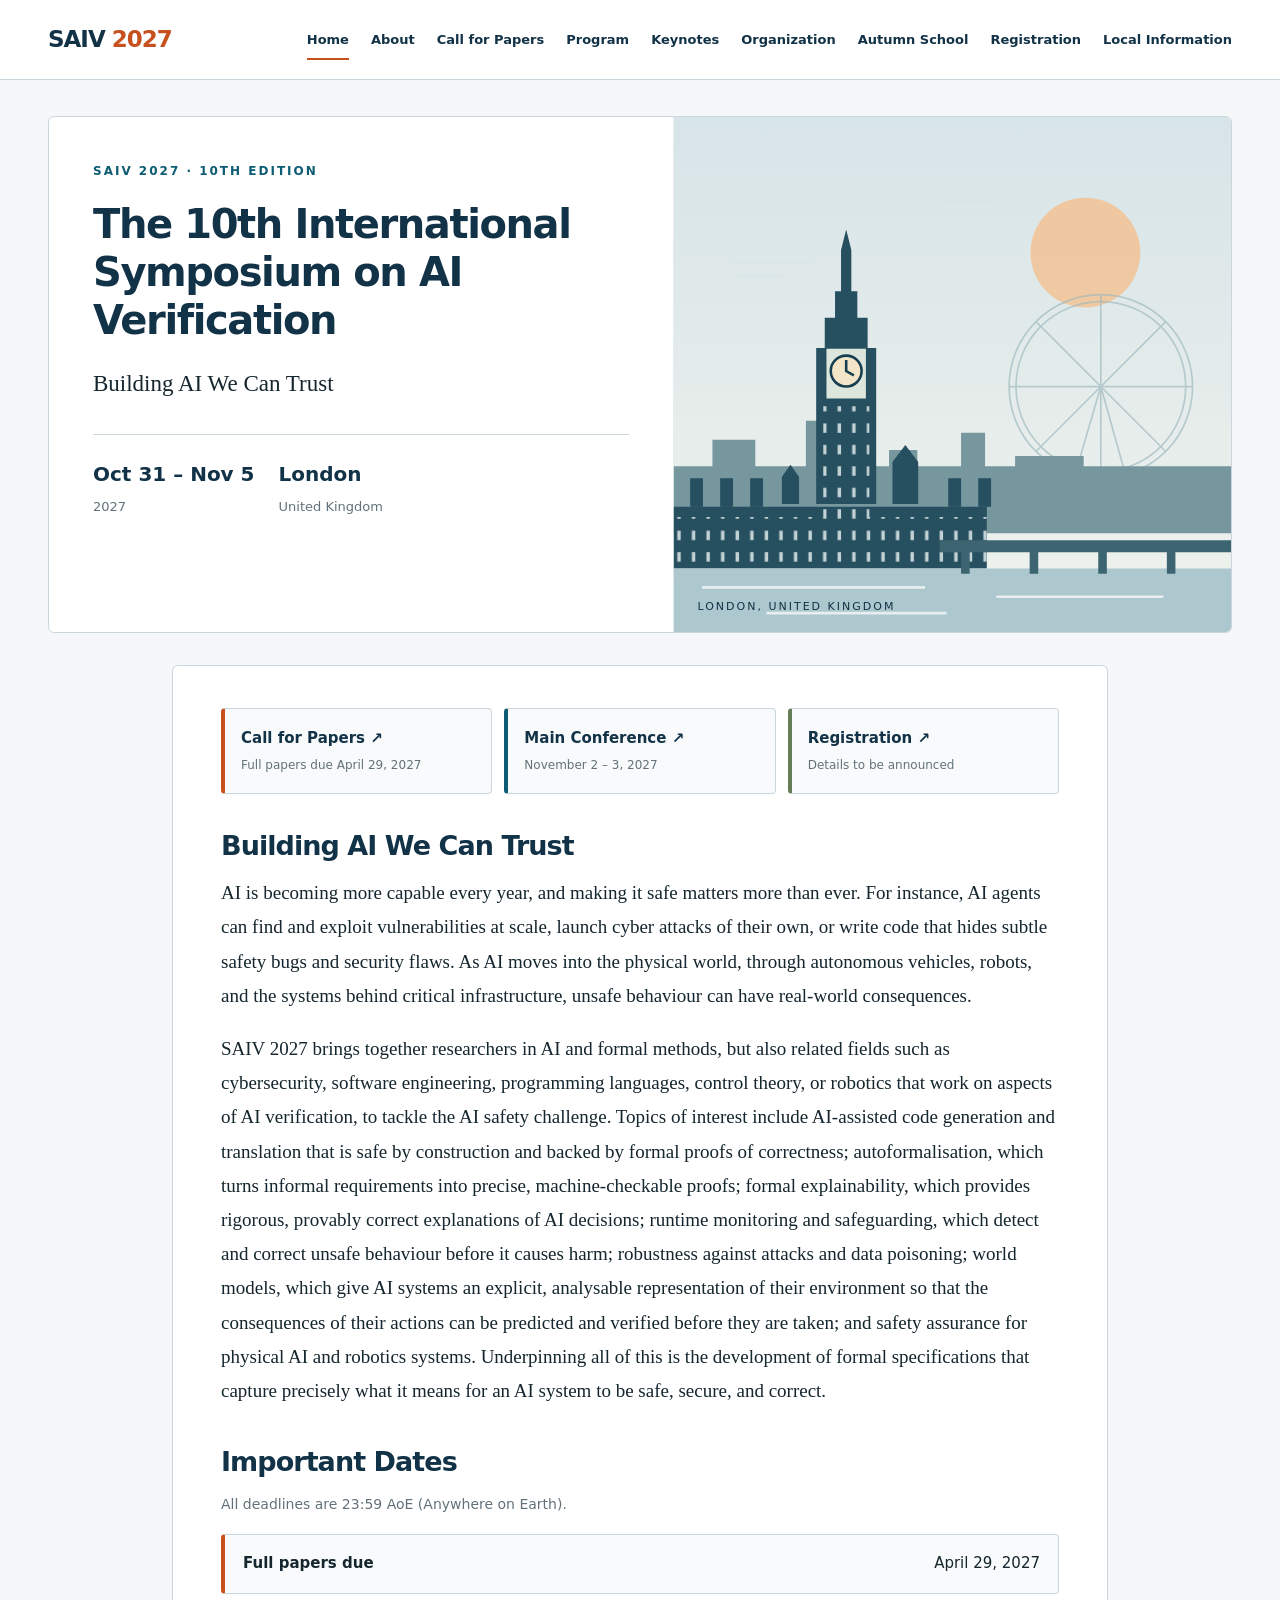
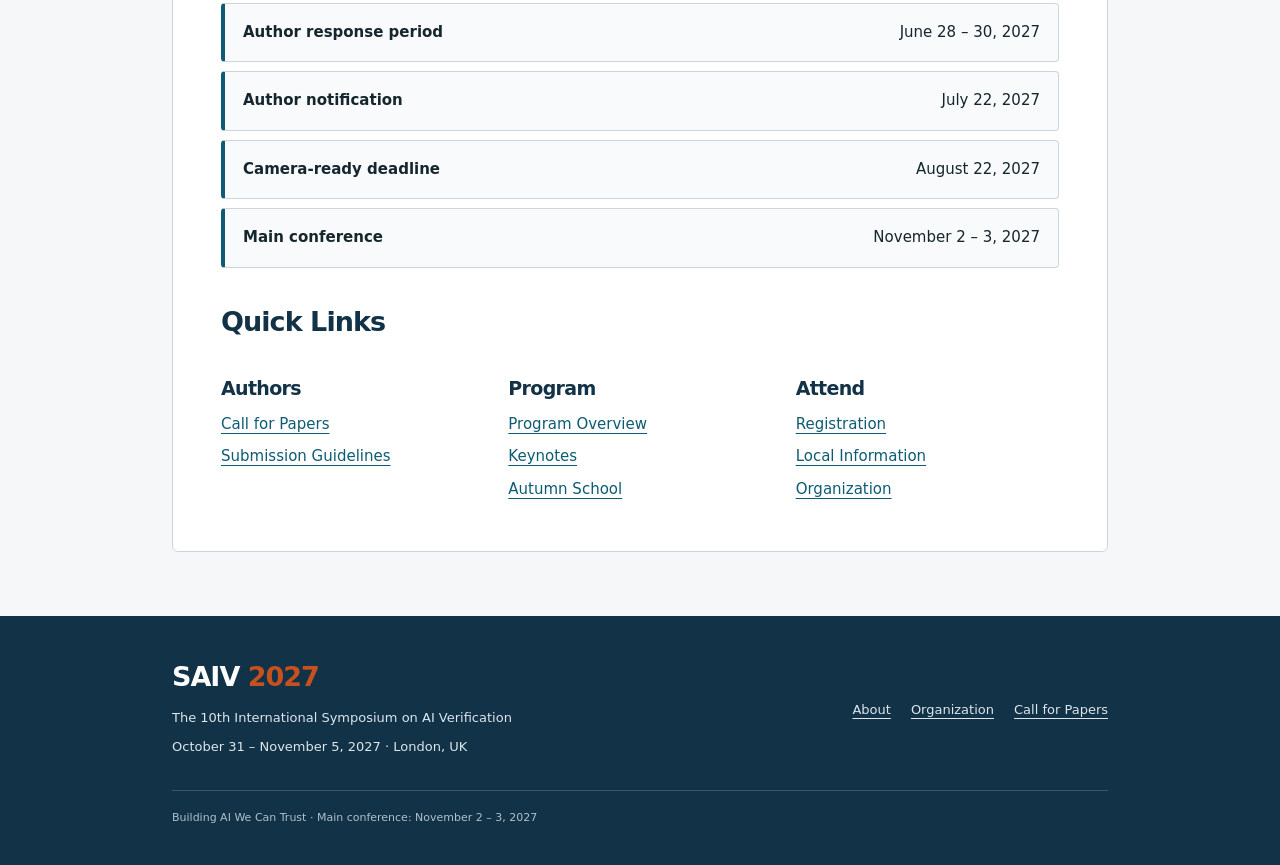
<file: index.html>
<!doctype html><html lang="en"><head><meta charset="utf-8"><meta name="viewport" content="width=device-width,initial-scale=1"><title>SAIV 2027 — AI Verification</title><meta name="description" content="The 10th International Symposium on AI Verification. London, UK, October 31 – November 5, 2027. Building AI We Can Trust."><meta name="theme-color" content="#123247"><link rel="icon" href="assets/favicon.svg" type="image/svg+xml"><link rel="stylesheet" href="assets/style.css"><script defer src="assets/site.js"></script><noscript><style>@media(max-width:700px){.nav-wrap nav{display:block}.menu-button{display:none}}</style></noscript></head><body><a class="skip" href="#main-content">Skip to main content</a><div class="topbar"><div class="nav-wrap"><a class="brand" href="index.html">SAIV <span>2027</span></a><button class="menu-button" aria-controls="navigation" aria-expanded="false" type="button">Menu</button><nav id="navigation" aria-label="Primary navigation"><ul><li><a href="index.html" aria-current="page">Home</a></li><li><a href="about.html">About</a></li><li><a href="cfp.html">Call for Papers</a></li><li><a href="program.html">Program</a></li><li><a href="keynotes.html">Keynotes</a></li><li><a href="organization.html">Organization</a></li><li><a href="autumn-school.html">Autumn School</a></li><li><a href="registration.html">Registration</a></li><li><a href="local-information.html">Local Information</a></li></ul></nav></div></div><header class="hero"><div class="hero-copy"><p class="eyebrow">SAIV 2027 · 10th edition</p><h1>The 10th International Symposium on AI Verification</h1><p class="tagline">Building AI We Can Trust</p><div class="dateline"><a href="program.html"><strong>Oct 31 – Nov 5</strong><small>2027</small></a><a href="local-information.html"><strong>London</strong><small>United Kingdom</small></a></div></div><div class="hero-art"><img src="assets/london.svg" width="650" height="600" alt="Illustration of London's Elizabeth Tower, River Thames, and London Eye"><span class="art-caption">London, United Kingdom</span></div></header><main id="main-content"><article class="content"><div class="actions"><a class="action" href="cfp.html"><strong>Call for Papers ↗</strong><span>Full papers due April 29, 2027</span></a><a class="action" href="program.html"><strong>Main Conference ↗</strong><span>November 2 – 3, 2027</span></a><a class="action" href="registration.html"><strong>Registration ↗</strong><span>Details to be announced</span></a></div><section><h2 style="margin-top:0">Building AI We Can Trust</h2><div class="prose"><p>AI is becoming more capable every year, and making it safe matters more than ever. For instance, AI agents can find and exploit vulnerabilities at scale, launch cyber attacks of their own, or write code that hides subtle safety bugs and security flaws. As AI moves into the physical world, through autonomous vehicles, robots, and the systems behind critical infrastructure, unsafe behaviour can have real-world consequences.</p><p>SAIV 2027 brings together researchers in AI and formal methods, but also related fields such as cybersecurity, software engineering, programming languages, control theory, or robotics that work on aspects of AI verification, to tackle the AI safety challenge. Topics of interest include AI-assisted code generation and translation that is safe by construction and backed by formal proofs of correctness; autoformalisation, which turns informal requirements into precise, machine-checkable proofs; formal explainability, which provides rigorous, provably correct explanations of AI decisions; runtime monitoring and safeguarding, which detect and correct unsafe behaviour before it causes harm; robustness against attacks and data poisoning; world models, which give AI systems an explicit, analysable representation of their environment so that the consequences of their actions can be predicted and verified before they are taken; and safety assurance for physical AI and robotics systems. Underpinning all of this is the development of formal specifications that capture precisely what it means for an AI system to be safe, secure, and correct.</p></div></section><section id="important-dates"><h2>Important Dates</h2><p class="note">All deadlines are 23:59 AoE (Anywhere on Earth).</p><dl class="dates"><div class="date-row"><dt>Full papers due</dt><dd>April 29, 2027</dd></div><div class="date-row"><dt>Author response period</dt><dd>June 28 – 30, 2027</dd></div><div class="date-row"><dt>Author notification</dt><dd>July 22, 2027</dd></div><div class="date-row"><dt>Camera-ready deadline</dt><dd>August 22, 2027</dd></div><div class="date-row"><dt>Main conference</dt><dd>November 2 – 3, 2027</dd></div></dl></section><section><h2>Quick Links</h2><div class="quick"><div><h3>Authors</h3><a href="cfp.html">Call for Papers</a><a href="cfp.html#submission-guidelines">Submission Guidelines</a></div><div><h3>Program</h3><a href="program.html">Program Overview</a><a href="keynotes.html">Keynotes</a><a href="autumn-school.html">Autumn School</a></div><div><h3>Attend</h3><a href="registration.html">Registration</a><a href="local-information.html">Local Information</a><a href="organization.html">Organization</a></div></div></section></article></main><footer class="footer"><div class="footer-inner"><div><a class="brand" href="index.html">SAIV <span>2027</span></a><p>The 10th International Symposium on AI Verification</p><p>October 31 – November 5, 2027 · London, UK</p></div><div class="footer-links"><a href="about.html">About</a><a href="organization.html">Organization</a><a href="cfp.html">Call for Papers</a></div></div><div class="footnote">Building AI We Can Trust · Main conference: November 2 – 3, 2027</div></footer></body></html>
</file>
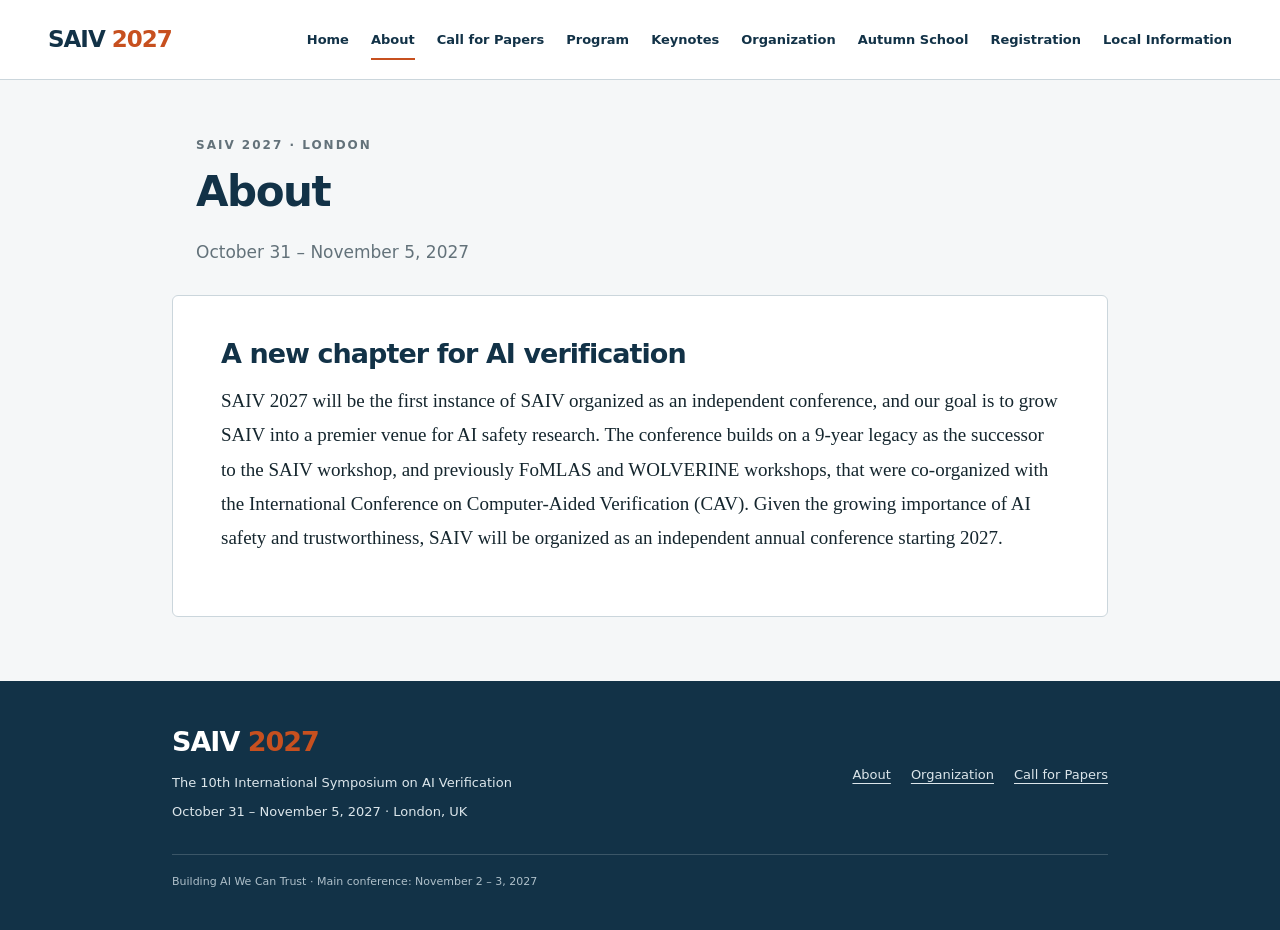
<file: about.html>
<!doctype html><html lang="en"><head><meta charset="utf-8"><meta name="viewport" content="width=device-width,initial-scale=1"><title>About — SAIV 2027</title><meta name="description" content="The 10th International Symposium on AI Verification. London, UK, October 31 – November 5, 2027. Building AI We Can Trust."><meta name="theme-color" content="#123247"><link rel="icon" href="assets/favicon.svg" type="image/svg+xml"><link rel="stylesheet" href="assets/style.css"><script defer src="assets/site.js"></script><noscript><style>@media(max-width:700px){.nav-wrap nav{display:block}.menu-button{display:none}}</style></noscript></head><body><a class="skip" href="#main-content">Skip to main content</a><div class="topbar"><div class="nav-wrap"><a class="brand" href="index.html">SAIV <span>2027</span></a><button class="menu-button" aria-controls="navigation" aria-expanded="false" type="button">Menu</button><nav id="navigation" aria-label="Primary navigation"><ul><li><a href="index.html">Home</a></li><li><a href="about.html" aria-current="page">About</a></li><li><a href="cfp.html">Call for Papers</a></li><li><a href="program.html">Program</a></li><li><a href="keynotes.html">Keynotes</a></li><li><a href="organization.html">Organization</a></li><li><a href="autumn-school.html">Autumn School</a></li><li><a href="registration.html">Registration</a></li><li><a href="local-information.html">Local Information</a></li></ul></nav></div></div><header class="page-head"><p class="eyebrow">SAIV 2027 · London</p><h1>About</h1><p>October 31 – November 5, 2027</p></header><main id="main-content"><article class="content"><h2>A new chapter for AI verification</h2><div class="prose"><p>SAIV 2027 will be the first instance of SAIV organized as an independent conference, and our goal is to grow SAIV into a premier venue for AI safety research. The conference builds on a 9-year legacy as the successor to the SAIV workshop, and previously FoMLAS and WOLVERINE workshops, that were co-organized with the International Conference on Computer-Aided Verification (CAV). Given the growing importance of AI safety and trustworthiness, SAIV will be organized as an independent annual conference starting 2027.</p></div></article></main><footer class="footer"><div class="footer-inner"><div><a class="brand" href="index.html">SAIV <span>2027</span></a><p>The 10th International Symposium on AI Verification</p><p>October 31 – November 5, 2027 · London, UK</p></div><div class="footer-links"><a href="about.html">About</a><a href="organization.html">Organization</a><a href="cfp.html">Call for Papers</a></div></div><div class="footnote">Building AI We Can Trust · Main conference: November 2 – 3, 2027</div></footer></body></html>
</file>
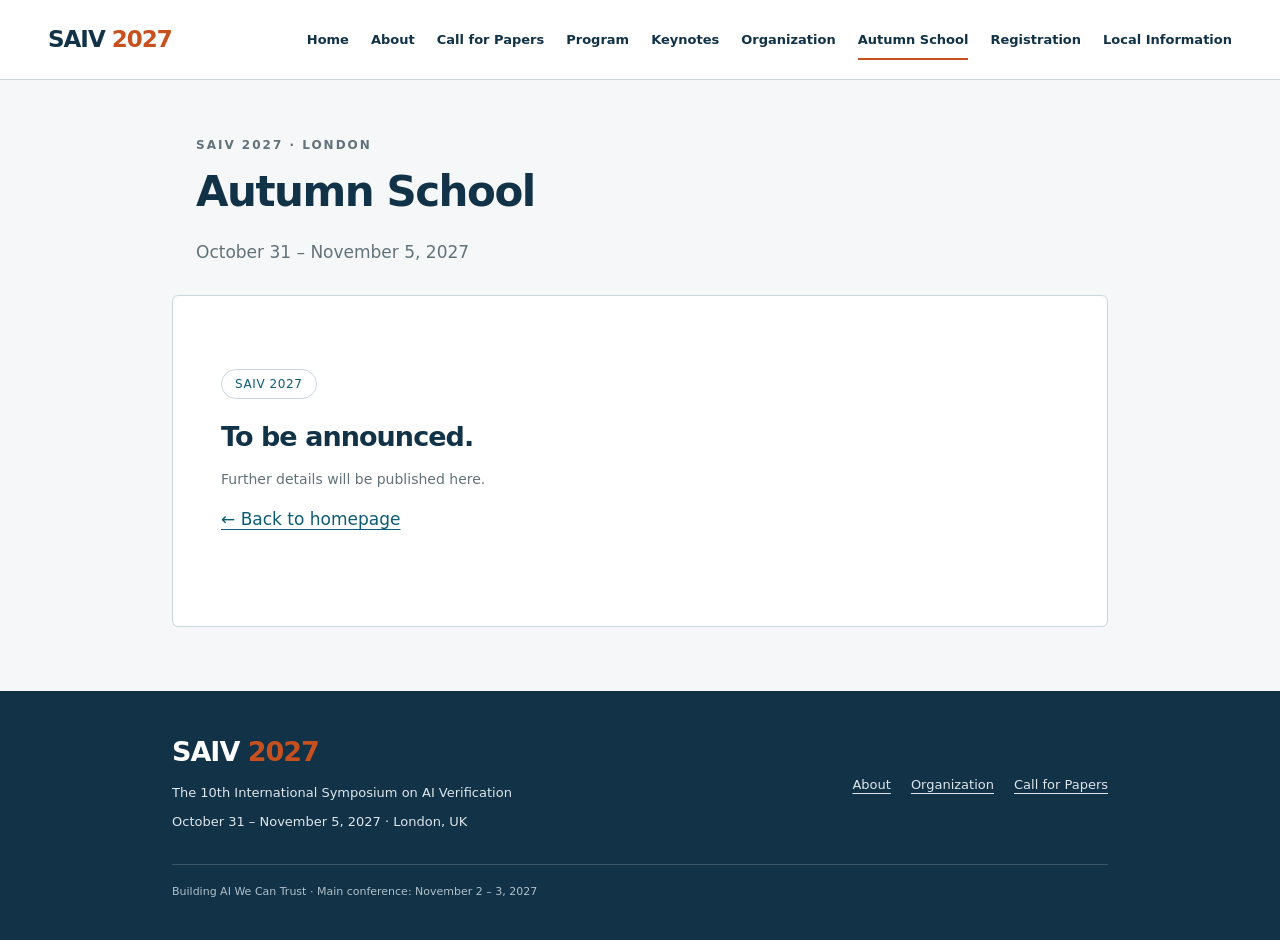
<file: autumn-school.html>
<!doctype html><html lang="en"><head><meta charset="utf-8"><meta name="viewport" content="width=device-width,initial-scale=1"><title>Autumn School — SAIV 2027</title><meta name="description" content="The 10th International Symposium on AI Verification. London, UK, October 31 – November 5, 2027. Building AI We Can Trust."><meta name="theme-color" content="#123247"><link rel="icon" href="assets/favicon.svg" type="image/svg+xml"><link rel="stylesheet" href="assets/style.css"><script defer src="assets/site.js"></script><noscript><style>@media(max-width:700px){.nav-wrap nav{display:block}.menu-button{display:none}}</style></noscript></head><body><a class="skip" href="#main-content">Skip to main content</a><div class="topbar"><div class="nav-wrap"><a class="brand" href="index.html">SAIV <span>2027</span></a><button class="menu-button" aria-controls="navigation" aria-expanded="false" type="button">Menu</button><nav id="navigation" aria-label="Primary navigation"><ul><li><a href="index.html">Home</a></li><li><a href="about.html">About</a></li><li><a href="cfp.html">Call for Papers</a></li><li><a href="program.html">Program</a></li><li><a href="keynotes.html">Keynotes</a></li><li><a href="organization.html">Organization</a></li><li><a href="autumn-school.html" aria-current="page">Autumn School</a></li><li><a href="registration.html">Registration</a></li><li><a href="local-information.html">Local Information</a></li></ul></nav></div></div><header class="page-head"><p class="eyebrow">SAIV 2027 · London</p><h1>Autumn School</h1><p>October 31 – November 5, 2027</p></header><main id="main-content"><article class="content"><div class="pending"><span class="status">SAIV 2027</span><h2>To be announced.</h2><p class="note">Further details will be published here.</p><a href="index.html">← Back to homepage</a></div></article></main><footer class="footer"><div class="footer-inner"><div><a class="brand" href="index.html">SAIV <span>2027</span></a><p>The 10th International Symposium on AI Verification</p><p>October 31 – November 5, 2027 · London, UK</p></div><div class="footer-links"><a href="about.html">About</a><a href="organization.html">Organization</a><a href="cfp.html">Call for Papers</a></div></div><div class="footnote">Building AI We Can Trust · Main conference: November 2 – 3, 2027</div></footer></body></html>
</file>
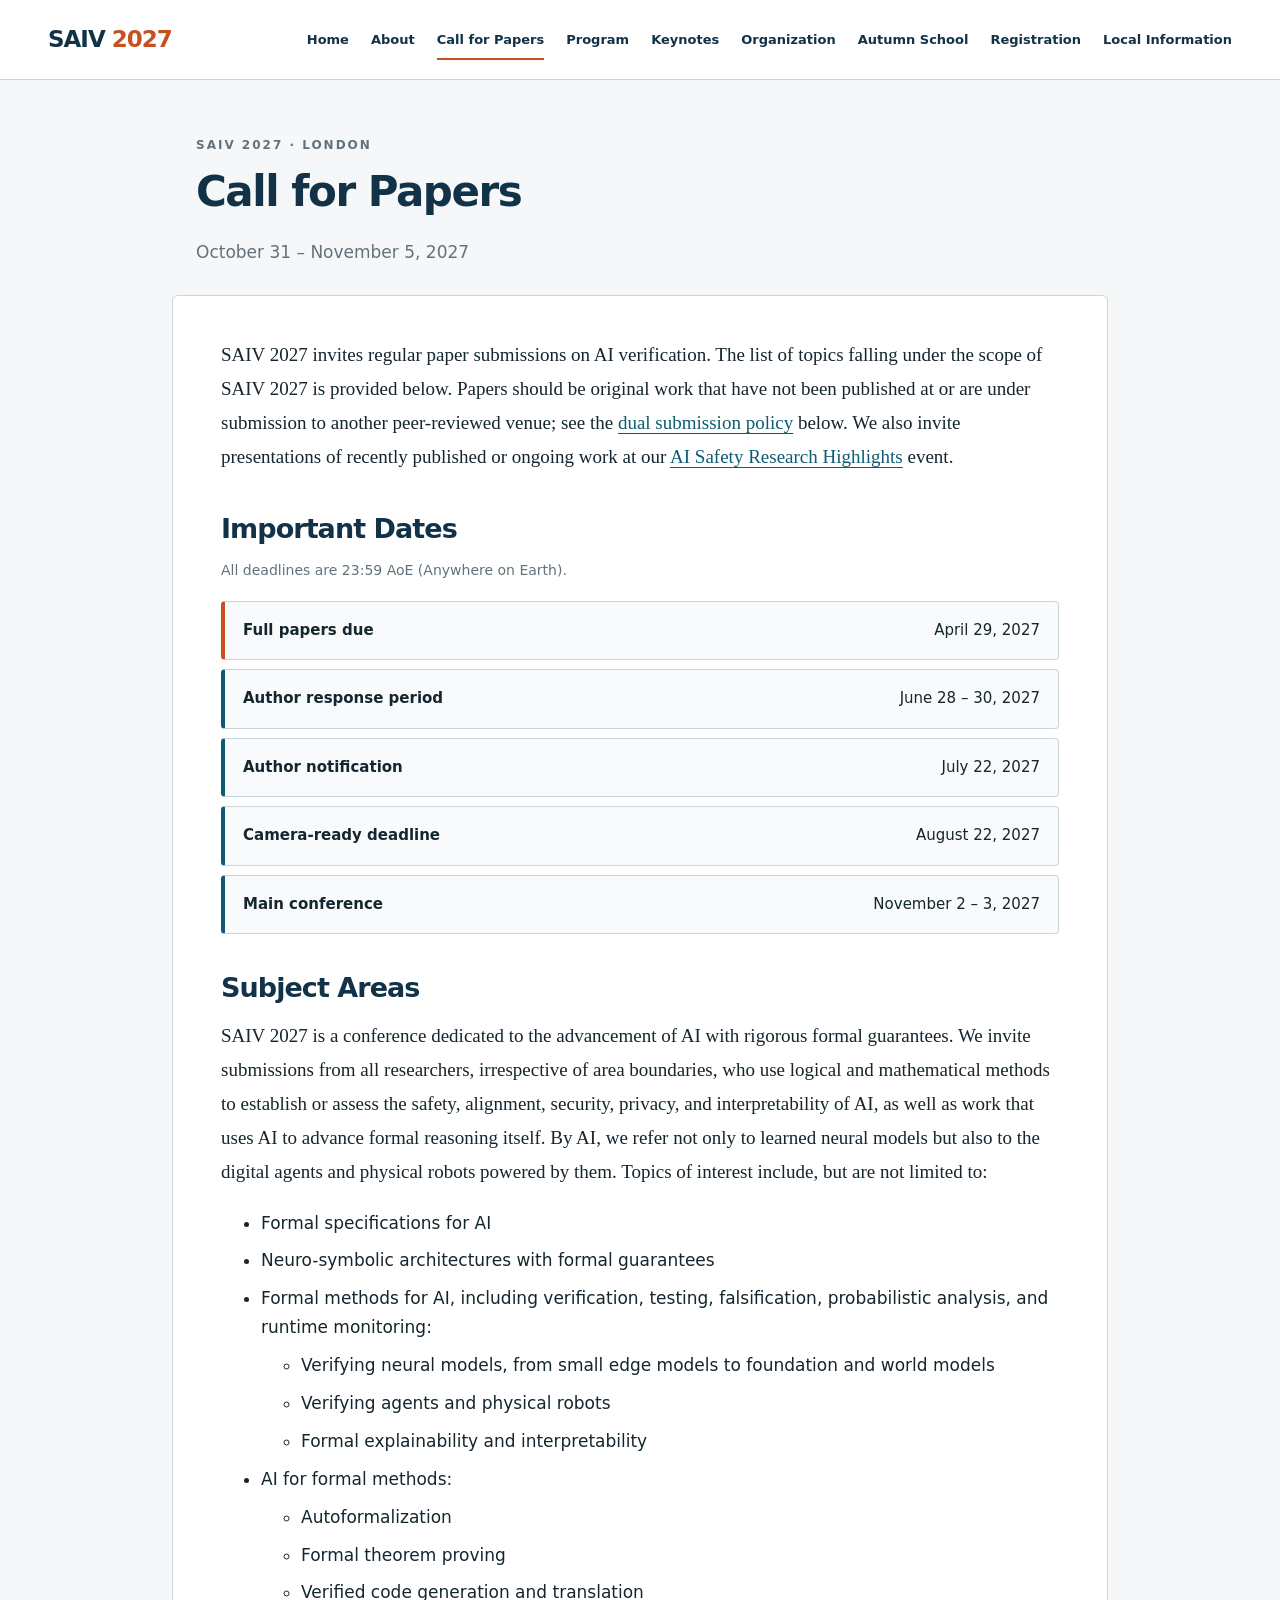
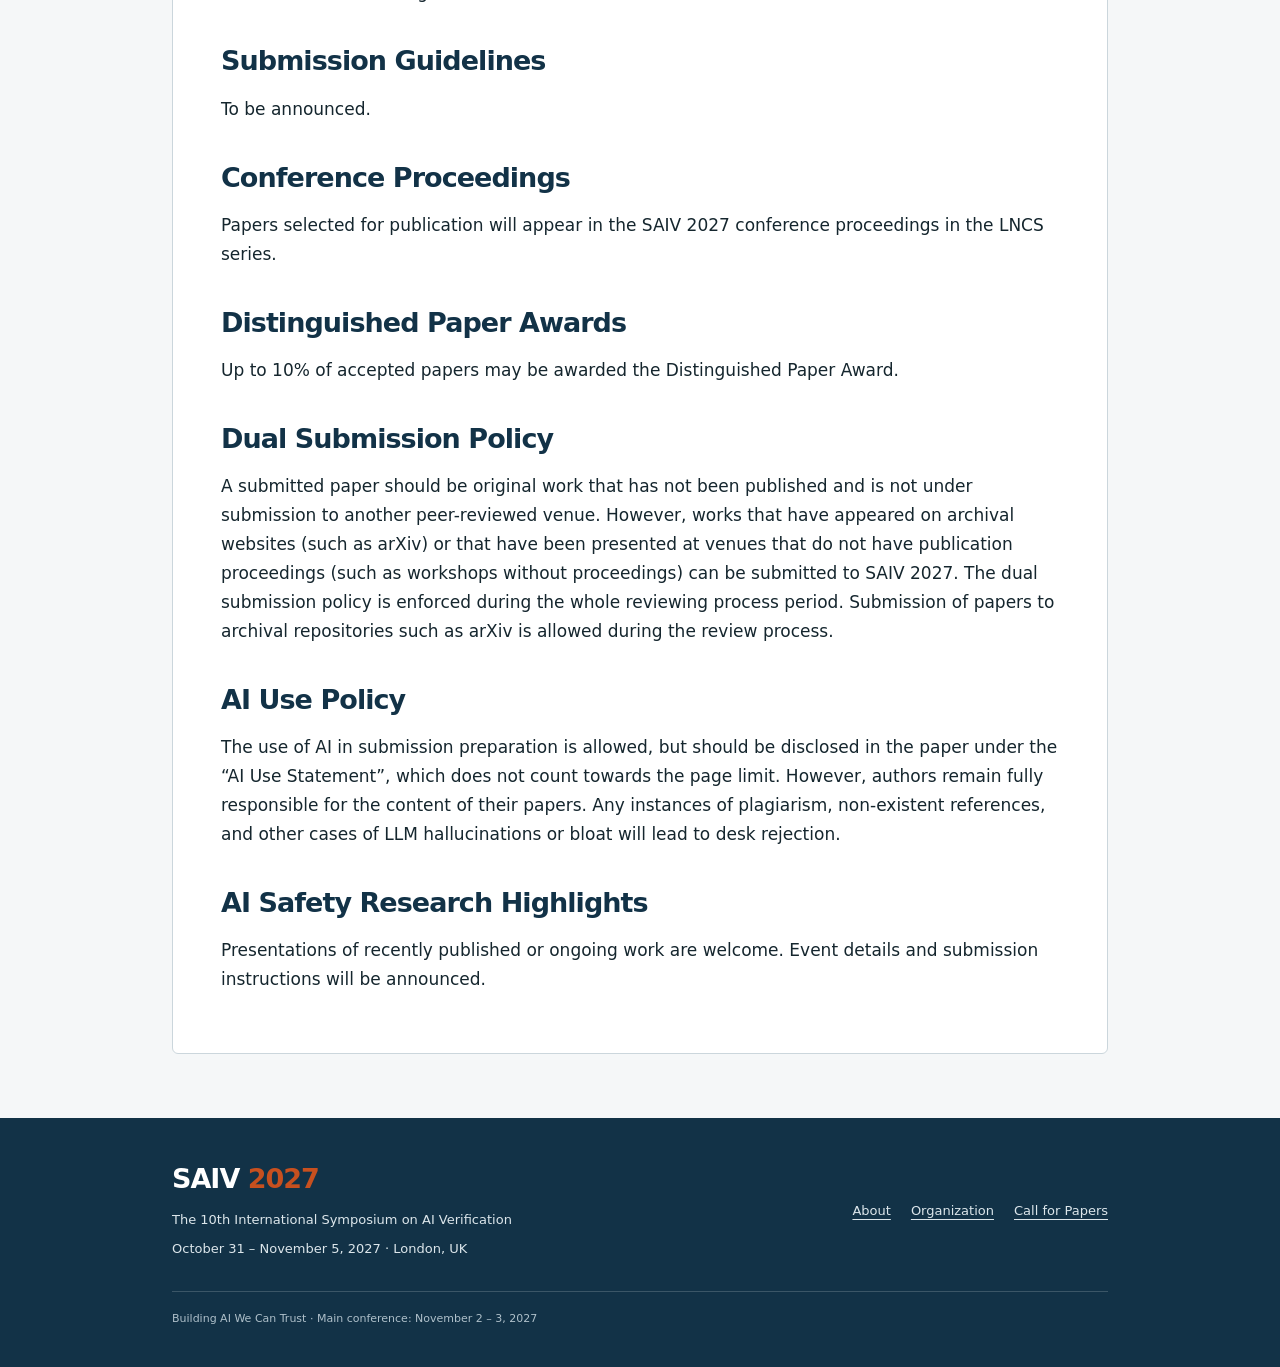
<file: cfp.html>
<!doctype html><html lang="en"><head><meta charset="utf-8"><meta name="viewport" content="width=device-width,initial-scale=1"><title>Call for Papers — SAIV 2027</title><meta name="description" content="The 10th International Symposium on AI Verification. London, UK, October 31 – November 5, 2027. Building AI We Can Trust."><meta name="theme-color" content="#123247"><link rel="icon" href="assets/favicon.svg" type="image/svg+xml"><link rel="stylesheet" href="assets/style.css"><script defer src="assets/site.js"></script><noscript><style>@media(max-width:700px){.nav-wrap nav{display:block}.menu-button{display:none}}</style></noscript></head><body><a class="skip" href="#main-content">Skip to main content</a><div class="topbar"><div class="nav-wrap"><a class="brand" href="index.html">SAIV <span>2027</span></a><button class="menu-button" aria-controls="navigation" aria-expanded="false" type="button">Menu</button><nav id="navigation" aria-label="Primary navigation"><ul><li><a href="index.html">Home</a></li><li><a href="about.html">About</a></li><li><a href="cfp.html" aria-current="page">Call for Papers</a></li><li><a href="program.html">Program</a></li><li><a href="keynotes.html">Keynotes</a></li><li><a href="organization.html">Organization</a></li><li><a href="autumn-school.html">Autumn School</a></li><li><a href="registration.html">Registration</a></li><li><a href="local-information.html">Local Information</a></li></ul></nav></div></div><header class="page-head"><p class="eyebrow">SAIV 2027 · London</p><h1>Call for Papers</h1><p>October 31 – November 5, 2027</p></header><main id="main-content"><article class="content"><div class="prose"><p>SAIV 2027 invites regular paper submissions on AI verification. The list of topics falling under the scope of SAIV 2027 is provided below. Papers should be original work that have not been published at or are under submission to another peer-reviewed venue; see the <a href="#dual-submission">dual submission policy</a> below. We also invite presentations of recently published or ongoing work at our <a href="#research-highlights">AI Safety Research Highlights</a> event.</p></div><section id="important-dates"><h2>Important Dates</h2><p class="note">All deadlines are 23:59 AoE (Anywhere on Earth).</p><dl class="dates"><div class="date-row"><dt>Full papers due</dt><dd>April 29, 2027</dd></div><div class="date-row"><dt>Author response period</dt><dd>June 28 – 30, 2027</dd></div><div class="date-row"><dt>Author notification</dt><dd>July 22, 2027</dd></div><div class="date-row"><dt>Camera-ready deadline</dt><dd>August 22, 2027</dd></div><div class="date-row"><dt>Main conference</dt><dd>November 2 – 3, 2027</dd></div></dl></section><section id="subject-areas"><h2>Subject Areas</h2><div class="prose"><p>SAIV 2027 is a conference dedicated to the advancement of AI with rigorous formal guarantees. We invite submissions from all researchers, irrespective of area boundaries, who use logical and mathematical methods to establish or assess the safety, alignment, security, privacy, and interpretability of AI, as well as work that uses AI to advance formal reasoning itself. By AI, we refer not only to learned neural models but also to the digital agents and physical robots powered by them. Topics of interest include, but are not limited to:</p></div><ul class="topics"><li>Formal specifications for AI</li><li>Neuro-symbolic architectures with formal guarantees</li><li>Formal methods for AI, including verification, testing, falsification, probabilistic analysis, and runtime monitoring:<ul><li>Verifying neural models, from small edge models to foundation and world models</li><li>Verifying agents and physical robots</li><li>Formal explainability and interpretability</li></ul></li><li>AI for formal methods:<ul><li>Autoformalization</li><li>Formal theorem proving</li><li>Verified code generation and translation</li></ul></li></ul></section><section id="submission-guidelines"><h2>Submission Guidelines</h2><p>To be announced.</p></section><section><h2>Conference Proceedings</h2><p>Papers selected for publication will appear in the SAIV 2027 conference proceedings in the LNCS series.</p></section><section><h2>Distinguished Paper Awards</h2><p>Up to 10% of accepted papers may be awarded the Distinguished Paper Award.</p></section><section id="dual-submission"><h2>Dual Submission Policy</h2><p>A submitted paper should be original work that has not been published and is not under submission to another peer-reviewed venue. However, works that have appeared on archival websites (such as arXiv) or that have been presented at venues that do not have publication proceedings (such as workshops without proceedings) can be submitted to SAIV 2027. The dual submission policy is enforced during the whole reviewing process period. Submission of papers to archival repositories such as arXiv is allowed during the review process.</p></section><section><h2>AI Use Policy</h2><p>The use of AI in submission preparation is allowed, but should be disclosed in the paper under the “AI Use Statement”, which does not count towards the page limit. However, authors remain fully responsible for the content of their papers. Any instances of plagiarism, non-existent references, and other cases of LLM hallucinations or bloat will lead to desk rejection.</p></section><section id="research-highlights"><h2>AI Safety Research Highlights</h2><p>Presentations of recently published or ongoing work are welcome. Event details and submission instructions will be announced.</p></section></article></main><footer class="footer"><div class="footer-inner"><div><a class="brand" href="index.html">SAIV <span>2027</span></a><p>The 10th International Symposium on AI Verification</p><p>October 31 – November 5, 2027 · London, UK</p></div><div class="footer-links"><a href="about.html">About</a><a href="organization.html">Organization</a><a href="cfp.html">Call for Papers</a></div></div><div class="footnote">Building AI We Can Trust · Main conference: November 2 – 3, 2027</div></footer></body></html>
</file>
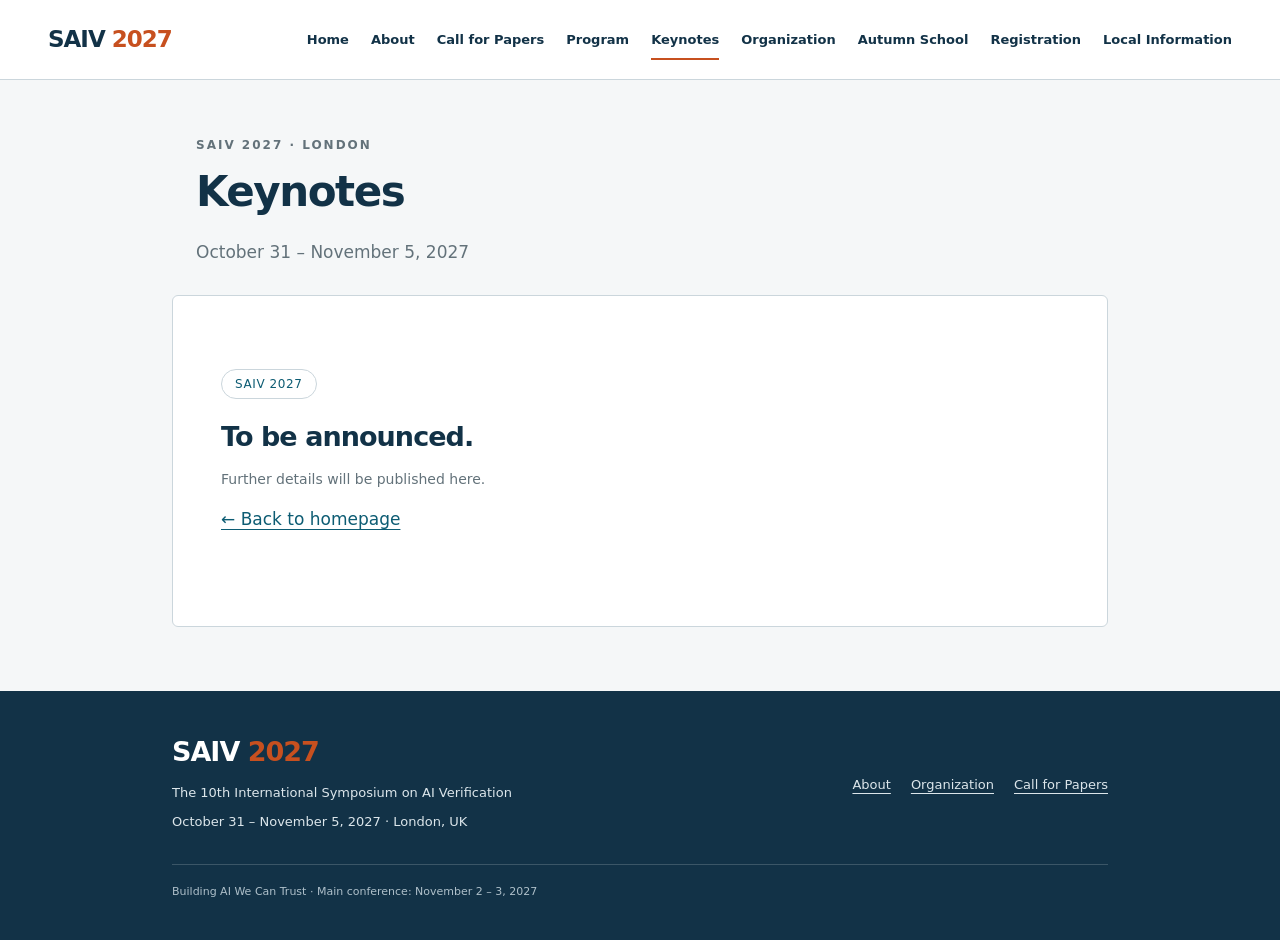
<file: keynotes.html>
<!doctype html><html lang="en"><head><meta charset="utf-8"><meta name="viewport" content="width=device-width,initial-scale=1"><title>Keynotes — SAIV 2027</title><meta name="description" content="The 10th International Symposium on AI Verification. London, UK, October 31 – November 5, 2027. Building AI We Can Trust."><meta name="theme-color" content="#123247"><link rel="icon" href="assets/favicon.svg" type="image/svg+xml"><link rel="stylesheet" href="assets/style.css"><script defer src="assets/site.js"></script><noscript><style>@media(max-width:700px){.nav-wrap nav{display:block}.menu-button{display:none}}</style></noscript></head><body><a class="skip" href="#main-content">Skip to main content</a><div class="topbar"><div class="nav-wrap"><a class="brand" href="index.html">SAIV <span>2027</span></a><button class="menu-button" aria-controls="navigation" aria-expanded="false" type="button">Menu</button><nav id="navigation" aria-label="Primary navigation"><ul><li><a href="index.html">Home</a></li><li><a href="about.html">About</a></li><li><a href="cfp.html">Call for Papers</a></li><li><a href="program.html">Program</a></li><li><a href="keynotes.html" aria-current="page">Keynotes</a></li><li><a href="organization.html">Organization</a></li><li><a href="autumn-school.html">Autumn School</a></li><li><a href="registration.html">Registration</a></li><li><a href="local-information.html">Local Information</a></li></ul></nav></div></div><header class="page-head"><p class="eyebrow">SAIV 2027 · London</p><h1>Keynotes</h1><p>October 31 – November 5, 2027</p></header><main id="main-content"><article class="content"><div class="pending"><span class="status">SAIV 2027</span><h2>To be announced.</h2><p class="note">Further details will be published here.</p><a href="index.html">← Back to homepage</a></div></article></main><footer class="footer"><div class="footer-inner"><div><a class="brand" href="index.html">SAIV <span>2027</span></a><p>The 10th International Symposium on AI Verification</p><p>October 31 – November 5, 2027 · London, UK</p></div><div class="footer-links"><a href="about.html">About</a><a href="organization.html">Organization</a><a href="cfp.html">Call for Papers</a></div></div><div class="footnote">Building AI We Can Trust · Main conference: November 2 – 3, 2027</div></footer></body></html>
</file>
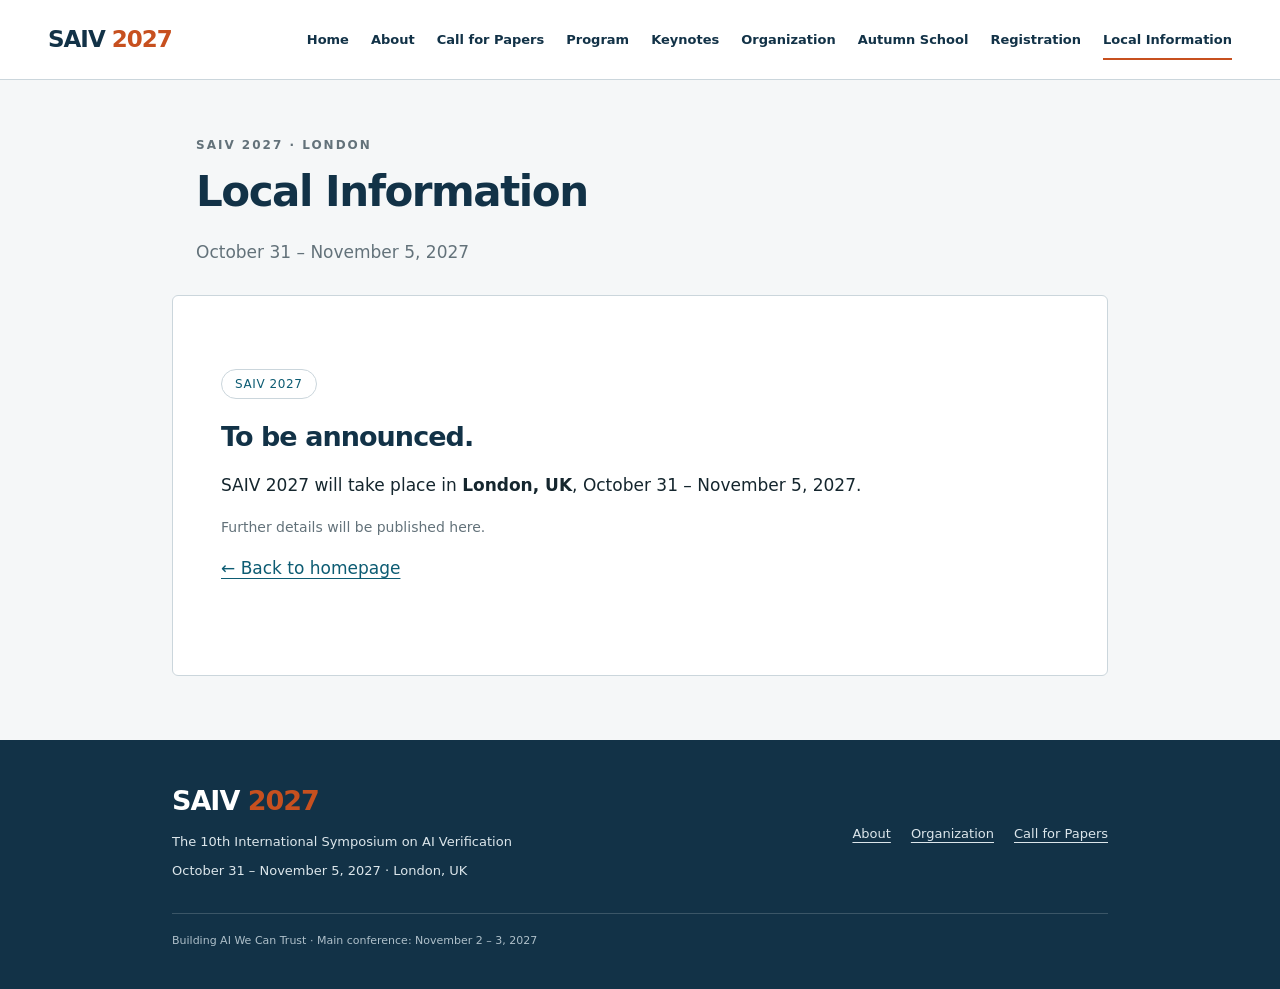
<file: local-information.html>
<!doctype html><html lang="en"><head><meta charset="utf-8"><meta name="viewport" content="width=device-width,initial-scale=1"><title>Local Information — SAIV 2027</title><meta name="description" content="The 10th International Symposium on AI Verification. London, UK, October 31 – November 5, 2027. Building AI We Can Trust."><meta name="theme-color" content="#123247"><link rel="icon" href="assets/favicon.svg" type="image/svg+xml"><link rel="stylesheet" href="assets/style.css"><script defer src="assets/site.js"></script><noscript><style>@media(max-width:700px){.nav-wrap nav{display:block}.menu-button{display:none}}</style></noscript></head><body><a class="skip" href="#main-content">Skip to main content</a><div class="topbar"><div class="nav-wrap"><a class="brand" href="index.html">SAIV <span>2027</span></a><button class="menu-button" aria-controls="navigation" aria-expanded="false" type="button">Menu</button><nav id="navigation" aria-label="Primary navigation"><ul><li><a href="index.html">Home</a></li><li><a href="about.html">About</a></li><li><a href="cfp.html">Call for Papers</a></li><li><a href="program.html">Program</a></li><li><a href="keynotes.html">Keynotes</a></li><li><a href="organization.html">Organization</a></li><li><a href="autumn-school.html">Autumn School</a></li><li><a href="registration.html">Registration</a></li><li><a href="local-information.html" aria-current="page">Local Information</a></li></ul></nav></div></div><header class="page-head"><p class="eyebrow">SAIV 2027 · London</p><h1>Local Information</h1><p>October 31 – November 5, 2027</p></header><main id="main-content"><article class="content"><div class="pending"><span class="status">SAIV 2027</span><h2>To be announced.</h2><p>SAIV 2027 will take place in <strong>London, UK</strong>, October 31 – November 5, 2027.</p><p class="note">Further details will be published here.</p><a href="index.html">← Back to homepage</a></div></article></main><footer class="footer"><div class="footer-inner"><div><a class="brand" href="index.html">SAIV <span>2027</span></a><p>The 10th International Symposium on AI Verification</p><p>October 31 – November 5, 2027 · London, UK</p></div><div class="footer-links"><a href="about.html">About</a><a href="organization.html">Organization</a><a href="cfp.html">Call for Papers</a></div></div><div class="footnote">Building AI We Can Trust · Main conference: November 2 – 3, 2027</div></footer></body></html>
</file>
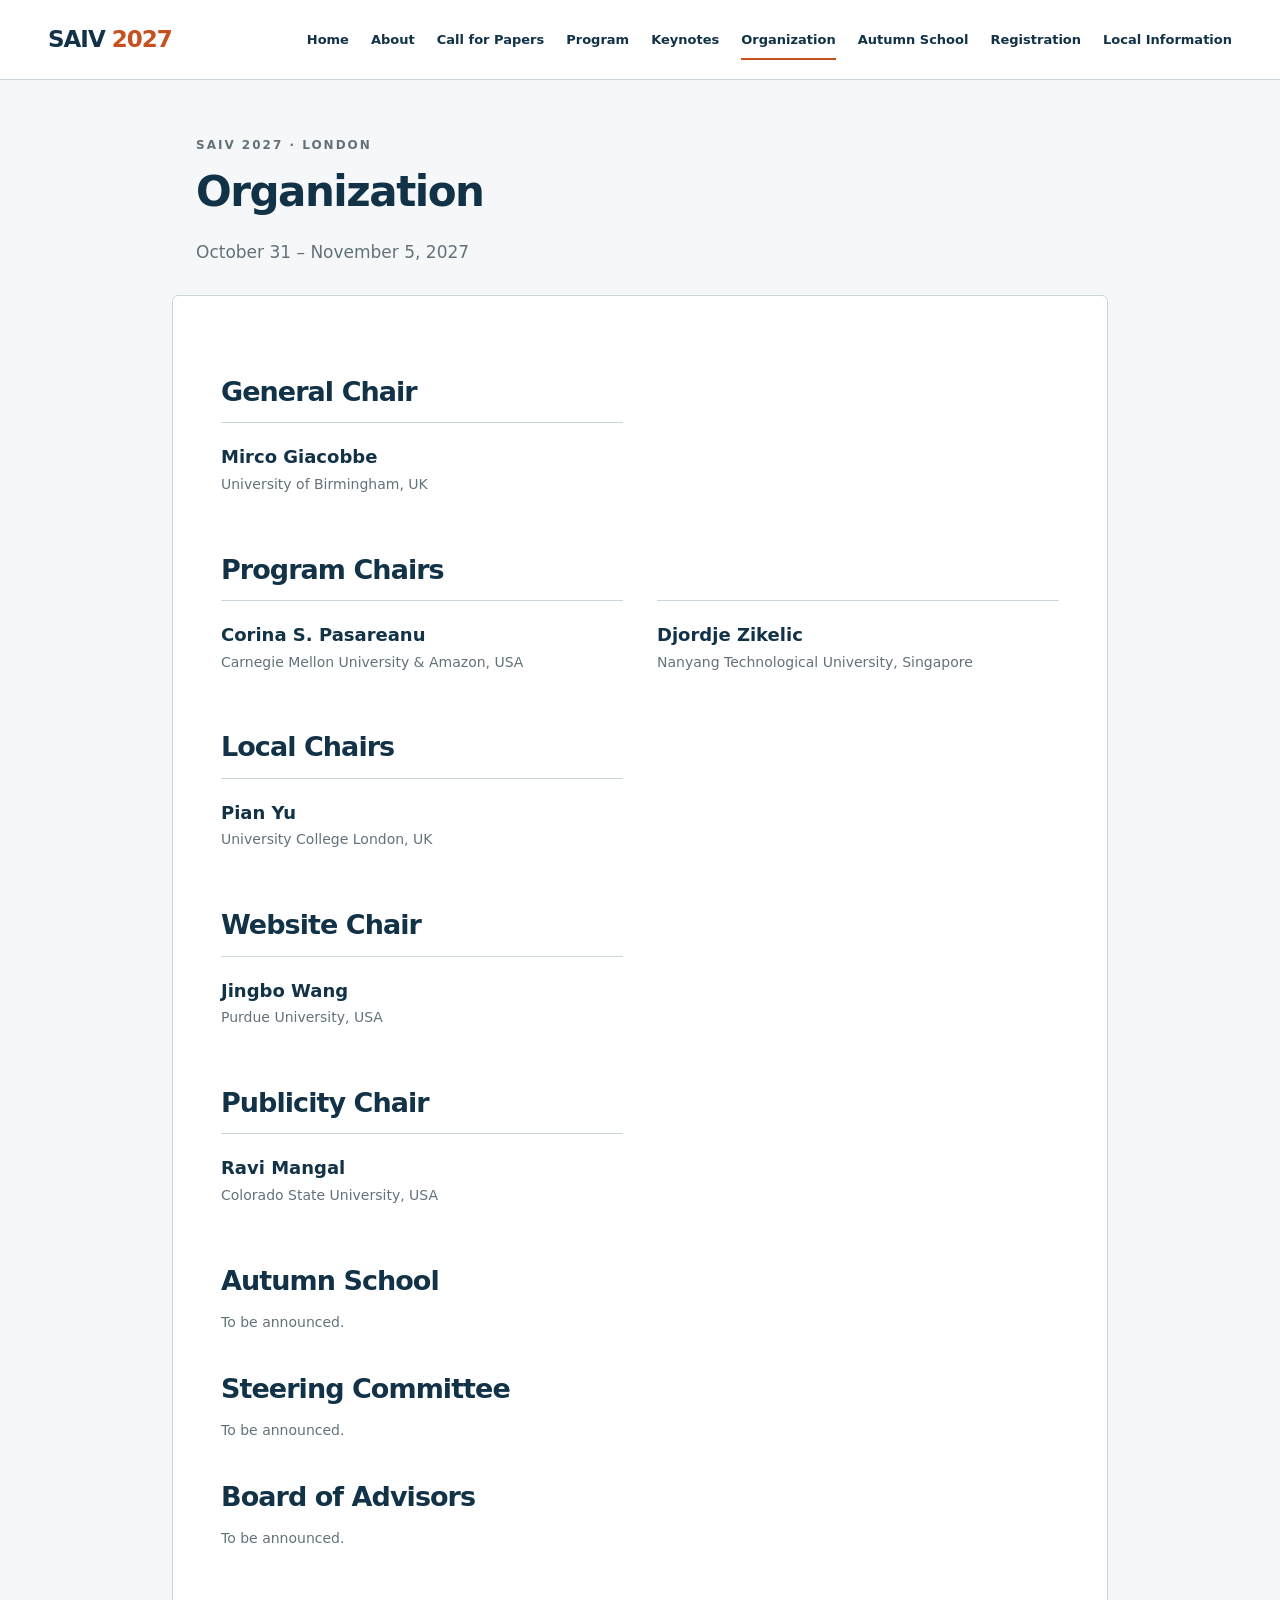
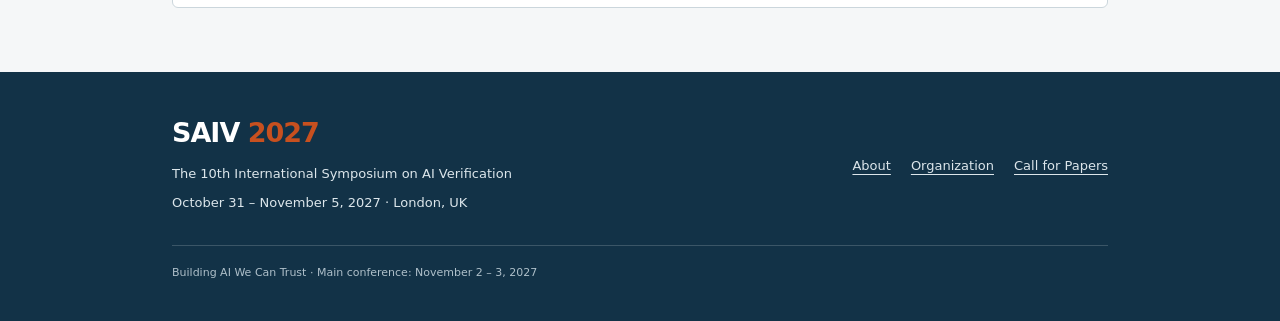
<file: organization.html>
<!doctype html><html lang="en"><head><meta charset="utf-8"><meta name="viewport" content="width=device-width,initial-scale=1"><title>Organization — SAIV 2027</title><meta name="description" content="The 10th International Symposium on AI Verification. London, UK, October 31 – November 5, 2027. Building AI We Can Trust."><meta name="theme-color" content="#123247"><link rel="icon" href="assets/favicon.svg" type="image/svg+xml"><link rel="stylesheet" href="assets/style.css"><script defer src="assets/site.js"></script><noscript><style>@media(max-width:700px){.nav-wrap nav{display:block}.menu-button{display:none}}</style></noscript></head><body><a class="skip" href="#main-content">Skip to main content</a><div class="topbar"><div class="nav-wrap"><a class="brand" href="index.html">SAIV <span>2027</span></a><button class="menu-button" aria-controls="navigation" aria-expanded="false" type="button">Menu</button><nav id="navigation" aria-label="Primary navigation"><ul><li><a href="index.html">Home</a></li><li><a href="about.html">About</a></li><li><a href="cfp.html">Call for Papers</a></li><li><a href="program.html">Program</a></li><li><a href="keynotes.html">Keynotes</a></li><li><a href="organization.html" aria-current="page">Organization</a></li><li><a href="autumn-school.html">Autumn School</a></li><li><a href="registration.html">Registration</a></li><li><a href="local-information.html">Local Information</a></li></ul></nav></div></div><header class="page-head"><p class="eyebrow">SAIV 2027 · London</p><h1>Organization</h1><p>October 31 – November 5, 2027</p></header><main id="main-content"><article class="content"><section><h2>General Chair</h2><div class="people"><div class="person"><strong>Mirco Giacobbe</strong><span>University of Birmingham, UK</span></div></div></section><section><h2>Program Chairs</h2><div class="people"><div class="person"><strong>Corina S. Pasareanu</strong><span>Carnegie Mellon University &amp; Amazon, USA</span></div><div class="person"><strong>Djordje Zikelic</strong><span>Nanyang Technological University, Singapore</span></div></div></section><section><h2>Local Chairs</h2><div class="people"><div class="person"><strong>Pian Yu</strong><span>University College London, UK</span></div></div></section><section><h2>Website Chair</h2><div class="people"><div class="person"><strong>Jingbo Wang</strong><span>Purdue University, USA</span></div></div></section><section><h2>Publicity Chair</h2><div class="people"><div class="person"><strong>Ravi Mangal</strong><span>Colorado State University, USA</span></div></div></section><section><h2>Autumn School</h2><p class="note">To be announced.</p></section><section><h2>Steering Committee</h2><p class="note">To be announced.</p></section><section><h2>Board of Advisors</h2><p class="note">To be announced.</p></section></article></main><footer class="footer"><div class="footer-inner"><div><a class="brand" href="index.html">SAIV <span>2027</span></a><p>The 10th International Symposium on AI Verification</p><p>October 31 – November 5, 2027 · London, UK</p></div><div class="footer-links"><a href="about.html">About</a><a href="organization.html">Organization</a><a href="cfp.html">Call for Papers</a></div></div><div class="footnote">Building AI We Can Trust · Main conference: November 2 – 3, 2027</div></footer></body></html>
</file>
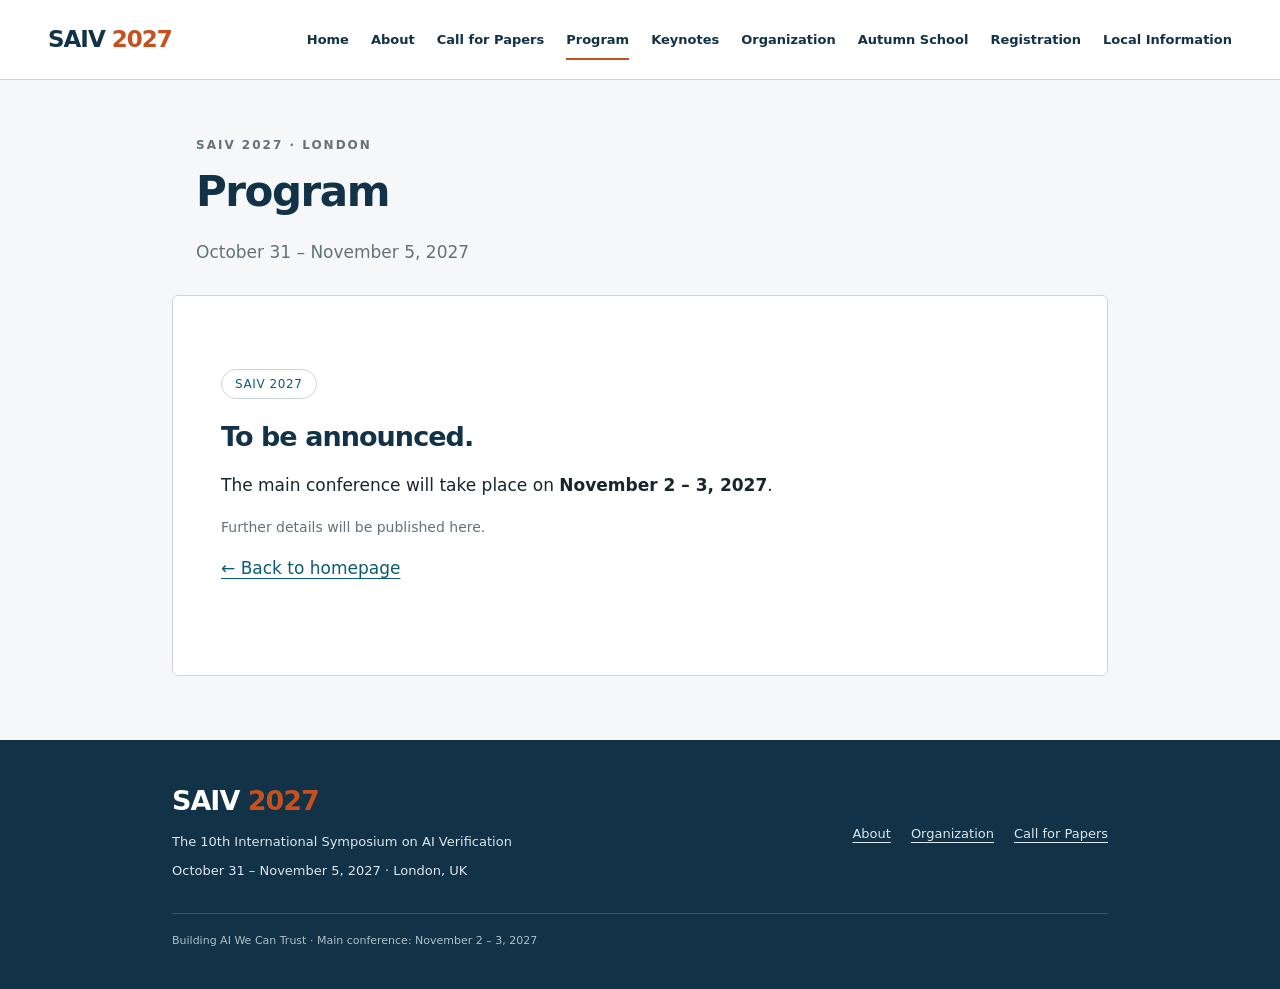
<file: program.html>
<!doctype html><html lang="en"><head><meta charset="utf-8"><meta name="viewport" content="width=device-width,initial-scale=1"><title>Program — SAIV 2027</title><meta name="description" content="The 10th International Symposium on AI Verification. London, UK, October 31 – November 5, 2027. Building AI We Can Trust."><meta name="theme-color" content="#123247"><link rel="icon" href="assets/favicon.svg" type="image/svg+xml"><link rel="stylesheet" href="assets/style.css"><script defer src="assets/site.js"></script><noscript><style>@media(max-width:700px){.nav-wrap nav{display:block}.menu-button{display:none}}</style></noscript></head><body><a class="skip" href="#main-content">Skip to main content</a><div class="topbar"><div class="nav-wrap"><a class="brand" href="index.html">SAIV <span>2027</span></a><button class="menu-button" aria-controls="navigation" aria-expanded="false" type="button">Menu</button><nav id="navigation" aria-label="Primary navigation"><ul><li><a href="index.html">Home</a></li><li><a href="about.html">About</a></li><li><a href="cfp.html">Call for Papers</a></li><li><a href="program.html" aria-current="page">Program</a></li><li><a href="keynotes.html">Keynotes</a></li><li><a href="organization.html">Organization</a></li><li><a href="autumn-school.html">Autumn School</a></li><li><a href="registration.html">Registration</a></li><li><a href="local-information.html">Local Information</a></li></ul></nav></div></div><header class="page-head"><p class="eyebrow">SAIV 2027 · London</p><h1>Program</h1><p>October 31 – November 5, 2027</p></header><main id="main-content"><article class="content"><div class="pending"><span class="status">SAIV 2027</span><h2>To be announced.</h2><p>The main conference will take place on <strong>November 2 – 3, 2027</strong>.</p><p class="note">Further details will be published here.</p><a href="index.html">← Back to homepage</a></div></article></main><footer class="footer"><div class="footer-inner"><div><a class="brand" href="index.html">SAIV <span>2027</span></a><p>The 10th International Symposium on AI Verification</p><p>October 31 – November 5, 2027 · London, UK</p></div><div class="footer-links"><a href="about.html">About</a><a href="organization.html">Organization</a><a href="cfp.html">Call for Papers</a></div></div><div class="footnote">Building AI We Can Trust · Main conference: November 2 – 3, 2027</div></footer></body></html>
</file>
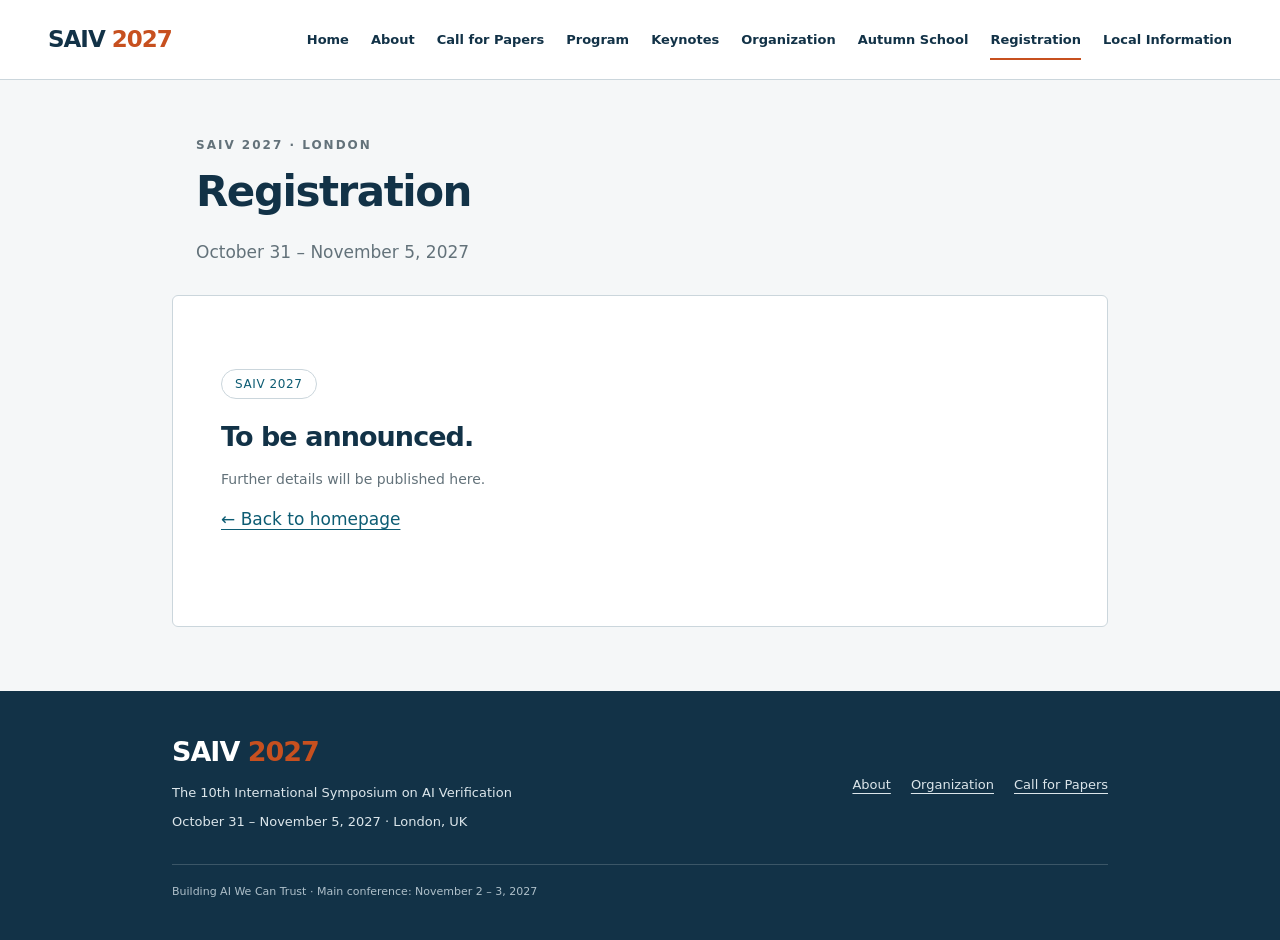
<file: registration.html>
<!doctype html><html lang="en"><head><meta charset="utf-8"><meta name="viewport" content="width=device-width,initial-scale=1"><title>Registration — SAIV 2027</title><meta name="description" content="The 10th International Symposium on AI Verification. London, UK, October 31 – November 5, 2027. Building AI We Can Trust."><meta name="theme-color" content="#123247"><link rel="icon" href="assets/favicon.svg" type="image/svg+xml"><link rel="stylesheet" href="assets/style.css"><script defer src="assets/site.js"></script><noscript><style>@media(max-width:700px){.nav-wrap nav{display:block}.menu-button{display:none}}</style></noscript></head><body><a class="skip" href="#main-content">Skip to main content</a><div class="topbar"><div class="nav-wrap"><a class="brand" href="index.html">SAIV <span>2027</span></a><button class="menu-button" aria-controls="navigation" aria-expanded="false" type="button">Menu</button><nav id="navigation" aria-label="Primary navigation"><ul><li><a href="index.html">Home</a></li><li><a href="about.html">About</a></li><li><a href="cfp.html">Call for Papers</a></li><li><a href="program.html">Program</a></li><li><a href="keynotes.html">Keynotes</a></li><li><a href="organization.html">Organization</a></li><li><a href="autumn-school.html">Autumn School</a></li><li><a href="registration.html" aria-current="page">Registration</a></li><li><a href="local-information.html">Local Information</a></li></ul></nav></div></div><header class="page-head"><p class="eyebrow">SAIV 2027 · London</p><h1>Registration</h1><p>October 31 – November 5, 2027</p></header><main id="main-content"><article class="content"><div class="pending"><span class="status">SAIV 2027</span><h2>To be announced.</h2><p class="note">Further details will be published here.</p><a href="index.html">← Back to homepage</a></div></article></main><footer class="footer"><div class="footer-inner"><div><a class="brand" href="index.html">SAIV <span>2027</span></a><p>The 10th International Symposium on AI Verification</p><p>October 31 – November 5, 2027 · London, UK</p></div><div class="footer-links"><a href="about.html">About</a><a href="organization.html">Organization</a><a href="cfp.html">Call for Papers</a></div></div><div class="footnote">Building AI We Can Trust · Main conference: November 2 – 3, 2027</div></footer></body></html>
</file>
<file: assets/style.css>
:root{--navy:#123247;--teal:#0d5c73;--orange:#c7501f;--paper:#f5f7f8;--line:#cbd6dc;--muted:#63727a}*{box-sizing:border-box}body{margin:0;background:var(--paper);color:#15262e;font:17px/1.7 system-ui,-apple-system,Segoe UI,sans-serif}a{color:var(--teal);text-underline-offset:4px}a:hover{color:var(--orange)}a:focus-visible,button:focus-visible{outline:3px solid var(--orange);outline-offset:5px}.skip{position:absolute;top:-100px;background:white;padding:12px;z-index:5}.skip:focus{top:0}.topbar{background:#fff;border-bottom:1px solid var(--line)}.nav-wrap{max-width:1240px;margin:auto;display:flex;align-items:center;justify-content:space-between;padding:20px 28px;gap:25px}.brand{text-decoration:none;color:var(--navy);font-weight:850;font-size:23px;letter-spacing:-1px;white-space:nowrap}.brand span{color:var(--orange)}nav ul{list-style:none;padding:0;margin:0;display:flex;gap:22px;align-items:center}nav a{font-size:13px;font-weight:650;text-decoration:none;color:var(--navy);display:block;padding:7px 0}nav a[aria-current]{box-shadow:0 2px var(--orange)}.menu-button{display:none;background:white;border:1px solid var(--line);padding:8px 12px;font:inherit}.hero{max-width:1184px;margin:36px auto 0;display:grid;grid-template-columns:1.12fr 1fr;background:white;border:1px solid var(--line);border-radius:6px;overflow:hidden;min-height:440px}.hero-copy{padding:44px}.eyebrow{color:var(--teal);font-size:12px;letter-spacing:2px;text-transform:uppercase;font-weight:750;margin:0 0 19px}h1,h2,h3{color:var(--navy);line-height:1.2;letter-spacing:-.035em}h1{font-size:40px;margin:0 0 20px;font-weight:800}.hero .tagline{font-family:Georgia,serif;font-size:23px;margin:0 0 30px}.dateline{display:flex;gap:24px;border-top:1px solid var(--line);padding-top:22px}.dateline a{text-decoration:none}.dateline strong{display:block;font-size:20px;color:var(--navy)}.dateline small{font-size:13px;color:var(--muted)}.hero-art{background:#e6eef0;position:relative;display:flex;align-items:center;justify-content:center;overflow:hidden}.hero-art img{width:100%;height:100%;object-fit:cover}.art-caption{position:absolute;bottom:15px;left:24px;color:var(--navy);font-size:11px;letter-spacing:2px;text-transform:uppercase}main{max-width:984px;margin:32px auto 64px;padding:0 24px}.content{background:#fff;border:1px solid var(--line);border-radius:6px;padding:42px 48px}.actions{display:grid;grid-template-columns:repeat(3,1fr);gap:12px;margin-bottom:36px}.action{padding:19px 16px;border:1px solid var(--line);border-left:4px solid var(--orange);text-decoration:none;line-height:1.45;border-radius:4px;background:#f8fafb}.action:nth-child(2){border-left-color:var(--teal)}.action:nth-child(3){border-left-color:#657c59}.action strong{font-size:15px;display:block;color:var(--navy)}.action span{font-size:12px;color:var(--muted);display:block;margin-top:7px}.prose{font-family:Georgia,'Times New Roman',serif;font-size:19px;line-height:1.8}.prose p:first-child{margin-top:0}h2{font-size:27px;margin:38px 0 14px}h3{font-size:19px;margin:25px 0 12px}.note{color:var(--muted);font-size:14px}.dates{margin:18px 0 0}.date-row{display:flex;justify-content:space-between;gap:20px;padding:16px 18px;border:1px solid var(--line);border-left:4px solid var(--teal);margin-top:9px;border-radius:4px;font-size:15px;background:#f8fafb}.date-row:first-child{border-left-color:var(--orange)}.date-row dt{font-weight:650}.date-row dd{margin:0;text-align:right}.quick{display:grid;grid-template-columns:repeat(3,1fr);gap:24px}.quick a{display:block;font-size:15px;margin:7px 0}.page-head{max-width:936px;margin:55px auto 28px;padding:0 24px}.page-head h1{font-size:42px}.page-head .eyebrow{margin-bottom:12px}.page-head p{color:var(--muted)}.page-head+main{margin-top:0}.content>h2:first-child{margin-top:0}.topics li{margin:9px 0}.people{display:grid;grid-template-columns:1fr 1fr;gap:0 34px}.person{border-top:1px solid var(--line);padding:19px 0}.person strong{display:block;font-size:18px;color:var(--navy)}.person span{display:block;font-size:14px;color:var(--muted)}.pending{padding:30px 0 50px}.pending .status{display:inline-block;border:1px solid var(--line);border-radius:20px;padding:4px 13px;font-size:12px;letter-spacing:.05em;color:var(--teal)}.pending h2{margin-top:22px}.footer{background:var(--navy);color:#dce6eb;padding:38px 24px}.footer-inner{max-width:936px;margin:auto;display:flex;gap:40px;justify-content:space-between}.footer .brand{color:white;font-size:27px}.footer p{font-size:13px;margin:7px 0}.footer a{color:#dce6eb}.footer-links{display:flex;gap:20px;align-items:center;font-size:13px}.footnote{max-width:936px;margin:24px auto 0;padding-top:18px;border-top:1px solid #3b5667;font-size:11px;color:#afc0ca}section[id]{scroll-margin-top:25px}@media(min-width:1400px){.hero{margin-top:48px}}@media(max-width:1100px){.nav-wrap{flex-wrap:wrap}.nav-wrap nav{width:100%}nav ul{justify-content:space-between;gap:12px}.hero{margin:25px 24px 0}.hero-copy{padding:32px}h1{font-size:34px}}@media(max-width:700px){.nav-wrap{padding:15px 20px;gap:12px}.menu-button{display:block}.nav-wrap nav{display:none}.nav-wrap nav.open{display:block}nav ul{display:grid;grid-template-columns:1fr 1fr;gap:4px 20px}nav a{font-size:14px;padding:10px 0}.hero{grid-template-columns:1fr;margin:20px 16px 0}.hero-copy{padding:28px 24px}.hero h1{font-size:32px}.hero-art{height:230px}.hero .tagline{font-size:21px}.dateline{gap:20px}.dateline strong{font-size:17px}main{padding:0 16px;margin:20px auto 40px}.content{padding:25px 22px}.actions{grid-template-columns:1fr;gap:9px;margin-bottom:28px}.action{padding:13px 15px}.action span{margin-top:3px}.date-row{display:block;padding:13px 14px}.date-row dd{text-align:left;margin-top:4px}.quick,.people{grid-template-columns:1fr}.quick{gap:0}.page-head{margin:30px auto 20px;padding:0 20px}.page-head h1{font-size:34px}.prose{font-size:18px}.footer-inner{display:block}.footer-links{margin-top:20px}.pending{padding-bottom:25px}}@media print{.topbar,.footer,.actions{display:none}body{background:white}.hero-art{display:none}.hero{display:block}.content{border:0}}
</file>
